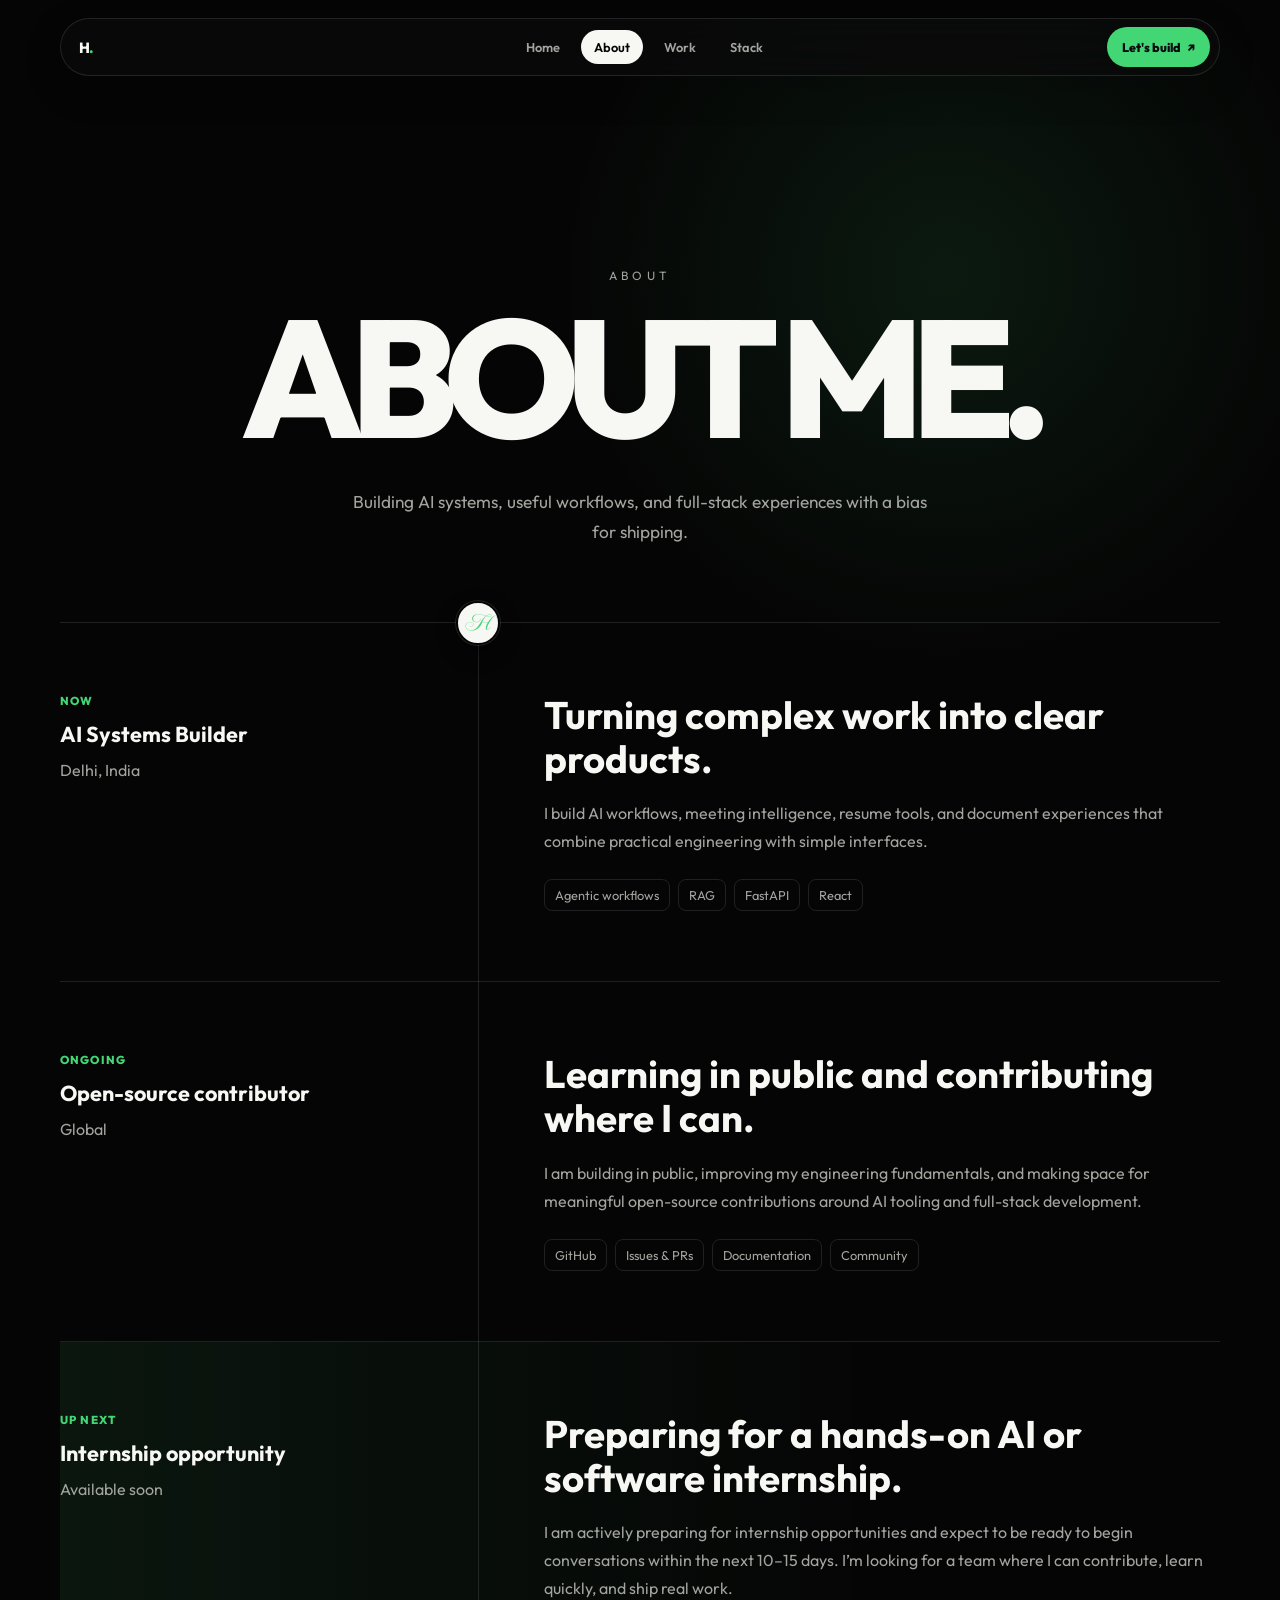
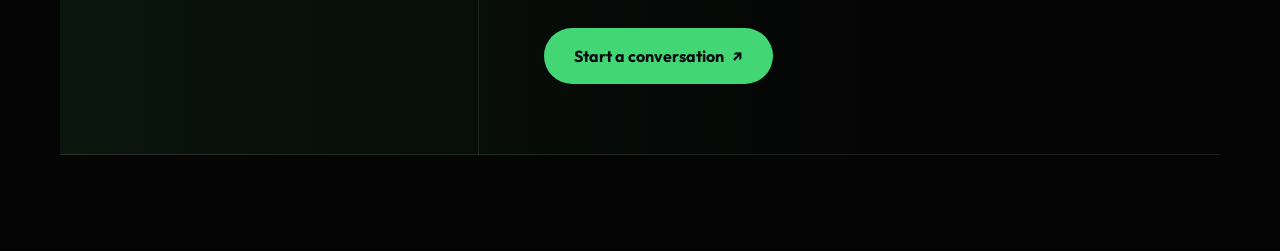
<file: about.html>
<!doctype html>
<html lang="en" data-theme="dark">
  <head>
    <meta charset="UTF-8" />
    <meta name="viewport" content="width=device-width, initial-scale=1.0" />
    <meta name="description" content="About Harsh — AI systems and full-stack developer." />
    <title>About | Harsh</title>
    <link rel="preconnect" href="https://fonts.googleapis.com" />
    <link rel="preconnect" href="https://fonts.gstatic.com" crossorigin />
    <link href="https://fonts.googleapis.com/css2?family=Cormorant+Garamond:ital,wght@1,600;1,700&family=Imperial+Script&family=Outfit:wght@400;500;600;700;800&display=swap" rel="stylesheet" />
    <link rel="stylesheet" href="styles.css" />
    <script>document.documentElement.setAttribute('data-theme', localStorage.getItem('theme') || 'dark');</script>
  </head>
  <body class="subpage-body">
    <nav class="subpage-nav" aria-label="Primary navigation">
      <a class="nav-brand" href="index.html" aria-label="Harsh home">H<span>.</span></a>
      <div class="nav-links"><a href="index.html">Home</a><a class="is-current" href="about.html">About</a><a href="projects.html">Work</a><a href="stack.html">Stack</a></div>
      <a class="nav-cta" href="index.html#ask">Let's build <span aria-hidden="true">↗</span></a>
    </nav>
    <main class="subpage-shell">
      <header class="subpage-hero">
        <p class="label">About</p>
        <h1>ABOUT <span class="display-script">ME.</span></h1>
        <p>Building AI systems, useful workflows, and full-stack experiences with a bias for shipping.</p>
      </header>
      <section class="timeline-section" id="aboutTimeline" aria-label="Background and focus">
        <div class="timeline-track" aria-hidden="true"><span class="timeline-progress"></span><i class="timeline-marker">H</i></div>
        <article class="timeline-entry">
          <aside><p>NOW</p><h2>AI Systems Builder</h2><span>Delhi, India</span></aside>
          <div><h3>Turning complex work into clear products.</h3><p>I build AI workflows, meeting intelligence, resume tools, and document experiences that combine practical engineering with simple interfaces.</p><ul class="page-tags"><li>Agentic workflows</li><li>RAG</li><li>FastAPI</li><li>React</li></ul></div>
        </article>
        <article class="timeline-entry">
          <aside><p>ONGOING</p><h2>Open-source contributor</h2><span>Global</span></aside>
          <div><h3>Learning in public and contributing where I can.</h3><p>I am building in public, improving my engineering fundamentals, and making space for meaningful open-source contributions around AI tooling and full-stack development.</p><ul class="page-tags"><li>GitHub</li><li>Issues & PRs</li><li>Documentation</li><li>Community</li></ul></div>
        </article>
        <article class="timeline-entry timeline-entry--available">
          <aside><p>UP NEXT</p><h2>Internship opportunity</h2><span>Available soon</span></aside>
          <div><h3>Preparing for a hands-on AI or software internship.</h3><p>I am actively preparing for internship opportunities and expect to be ready to begin conversations within the next 10–15 days. I’m looking for a team where I can contribute, learn quickly, and ship real work.</p><a class="primary-link" href="index.html#ask">Start a conversation <span aria-hidden="true">↗</span></a></div>
        </article>
      </section>
    </main>
    <script src="script.js"></script>
  </body>
</html>
</file>
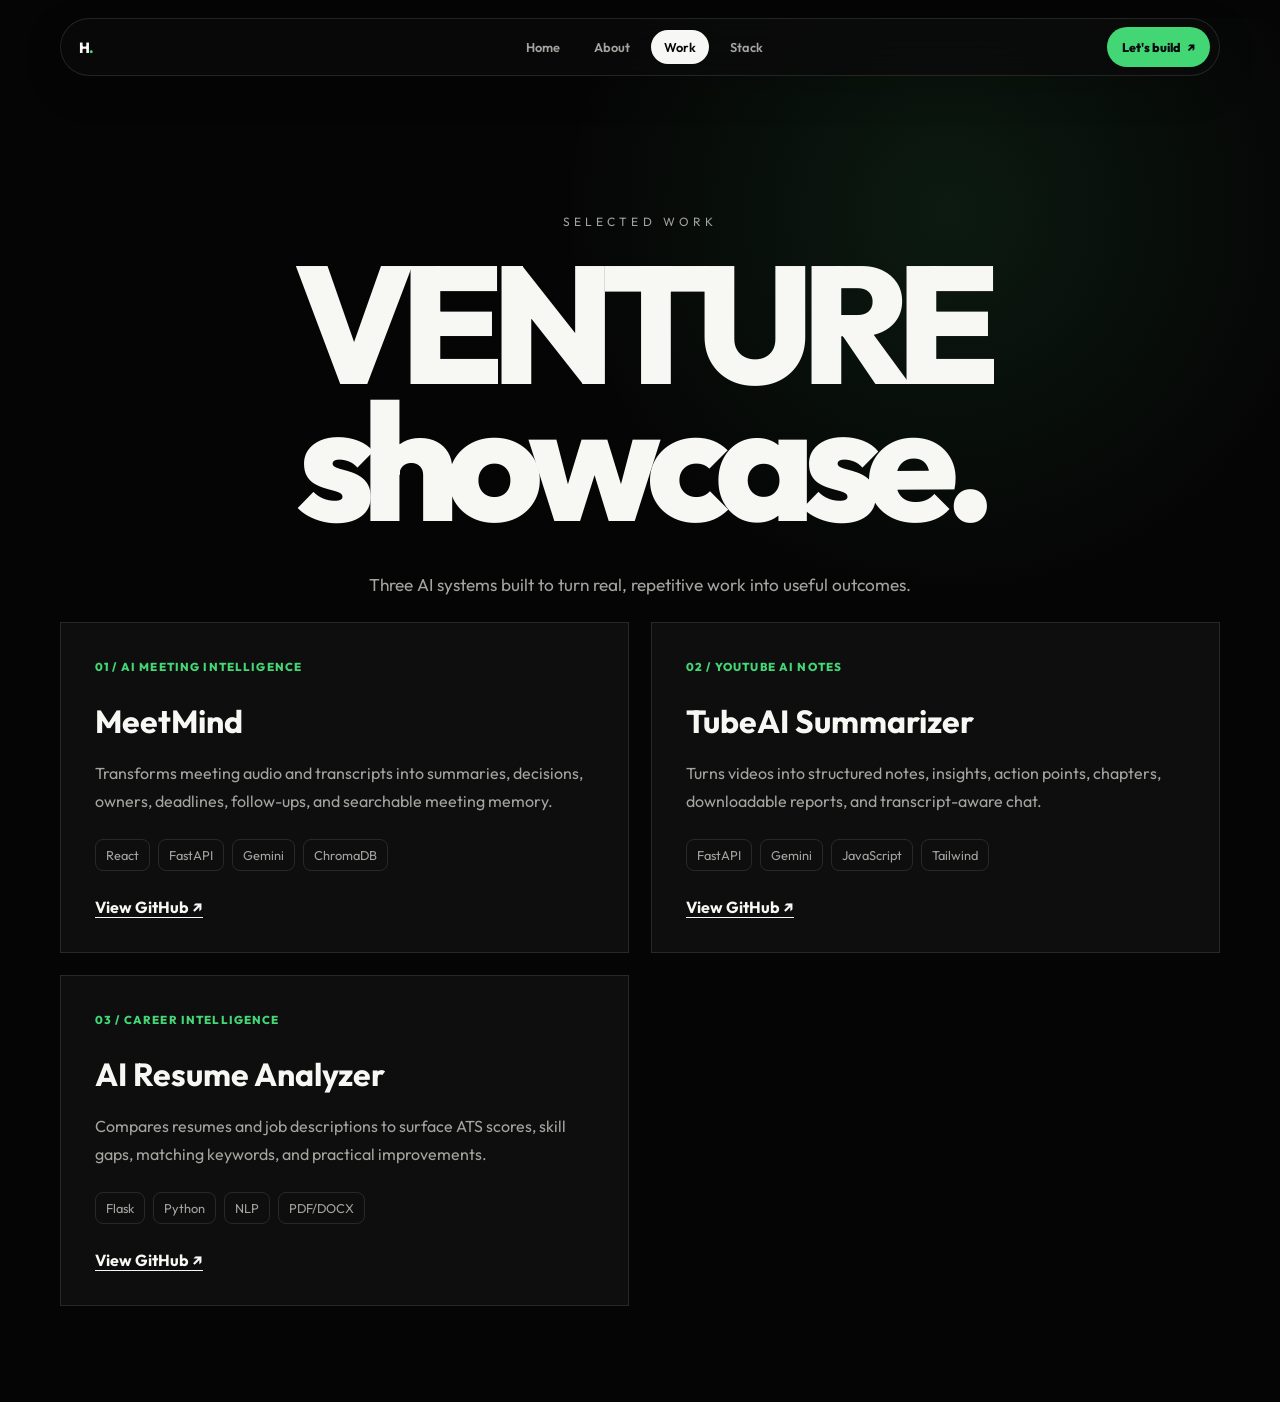
<file: projects.html>
<!doctype html>
<html lang="en" data-theme="dark">
  <head>
    <meta charset="UTF-8" />
    <meta name="viewport" content="width=device-width, initial-scale=1.0" />
    <meta name="description" content="Selected AI and full-stack work by Harsh." />
    <title>Work | Harsh</title>
    <link rel="preconnect" href="https://fonts.googleapis.com" /><link rel="preconnect" href="https://fonts.gstatic.com" crossorigin />
    <link href="https://fonts.googleapis.com/css2?family=Cormorant+Garamond:ital,wght@1,600;1,700&family=Imperial+Script&family=Outfit:wght@400;500;600;700;800&display=swap" rel="stylesheet" />
    <link rel="stylesheet" href="styles.css" /><script>document.documentElement.setAttribute('data-theme', localStorage.getItem('theme') || 'dark');</script>
  </head>
  <body class="subpage-body">
    <nav class="subpage-nav" aria-label="Primary navigation"><a class="nav-brand" href="index.html" aria-label="Harsh home">H<span>.</span></a><div class="nav-links"><a href="index.html">Home</a><a href="about.html">About</a><a class="is-current" href="projects.html">Work</a><a href="stack.html">Stack</a></div><a class="nav-cta" href="index.html#ask">Let's build <span aria-hidden="true">↗</span></a></nav>
    <main class="subpage-shell">
      <header class="subpage-hero"><p class="label">Selected work</p><h1>VENTURE <span class="display-script">showcase.</span></h1><p>Three AI systems built to turn real, repetitive work into useful outcomes.</p></header>
      <section class="work-grid">
        <article class="work-card"><p>01 / AI meeting intelligence</p><h2>MeetMind</h2><p>Transforms meeting audio and transcripts into summaries, decisions, owners, deadlines, follow-ups, and searchable meeting memory.</p><ul class="page-tags"><li>React</li><li>FastAPI</li><li>Gemini</li><li>ChromaDB</li></ul><a href="https://github.com/HarshJNS/MeetMind" target="_blank" rel="noopener noreferrer">View GitHub ↗</a></article>
        <article class="work-card"><p>02 / YouTube AI notes</p><h2>TubeAI Summarizer</h2><p>Turns videos into structured notes, insights, action points, chapters, downloadable reports, and transcript-aware chat.</p><ul class="page-tags"><li>FastAPI</li><li>Gemini</li><li>JavaScript</li><li>Tailwind</li></ul><a href="https://github.com/HarshJNS/yt_summarizer" target="_blank" rel="noopener noreferrer">View GitHub ↗</a></article>
        <article class="work-card"><p>03 / career intelligence</p><h2>AI Resume Analyzer</h2><p>Compares resumes and job descriptions to surface ATS scores, skill gaps, matching keywords, and practical improvements.</p><ul class="page-tags"><li>Flask</li><li>Python</li><li>NLP</li><li>PDF/DOCX</li></ul><a href="https://github.com/HarshJNS/Intelli_resume_analyzer_2" target="_blank" rel="noopener noreferrer">View GitHub ↗</a></article>
      </section>
    </main>
  </body>
</html>
</file>
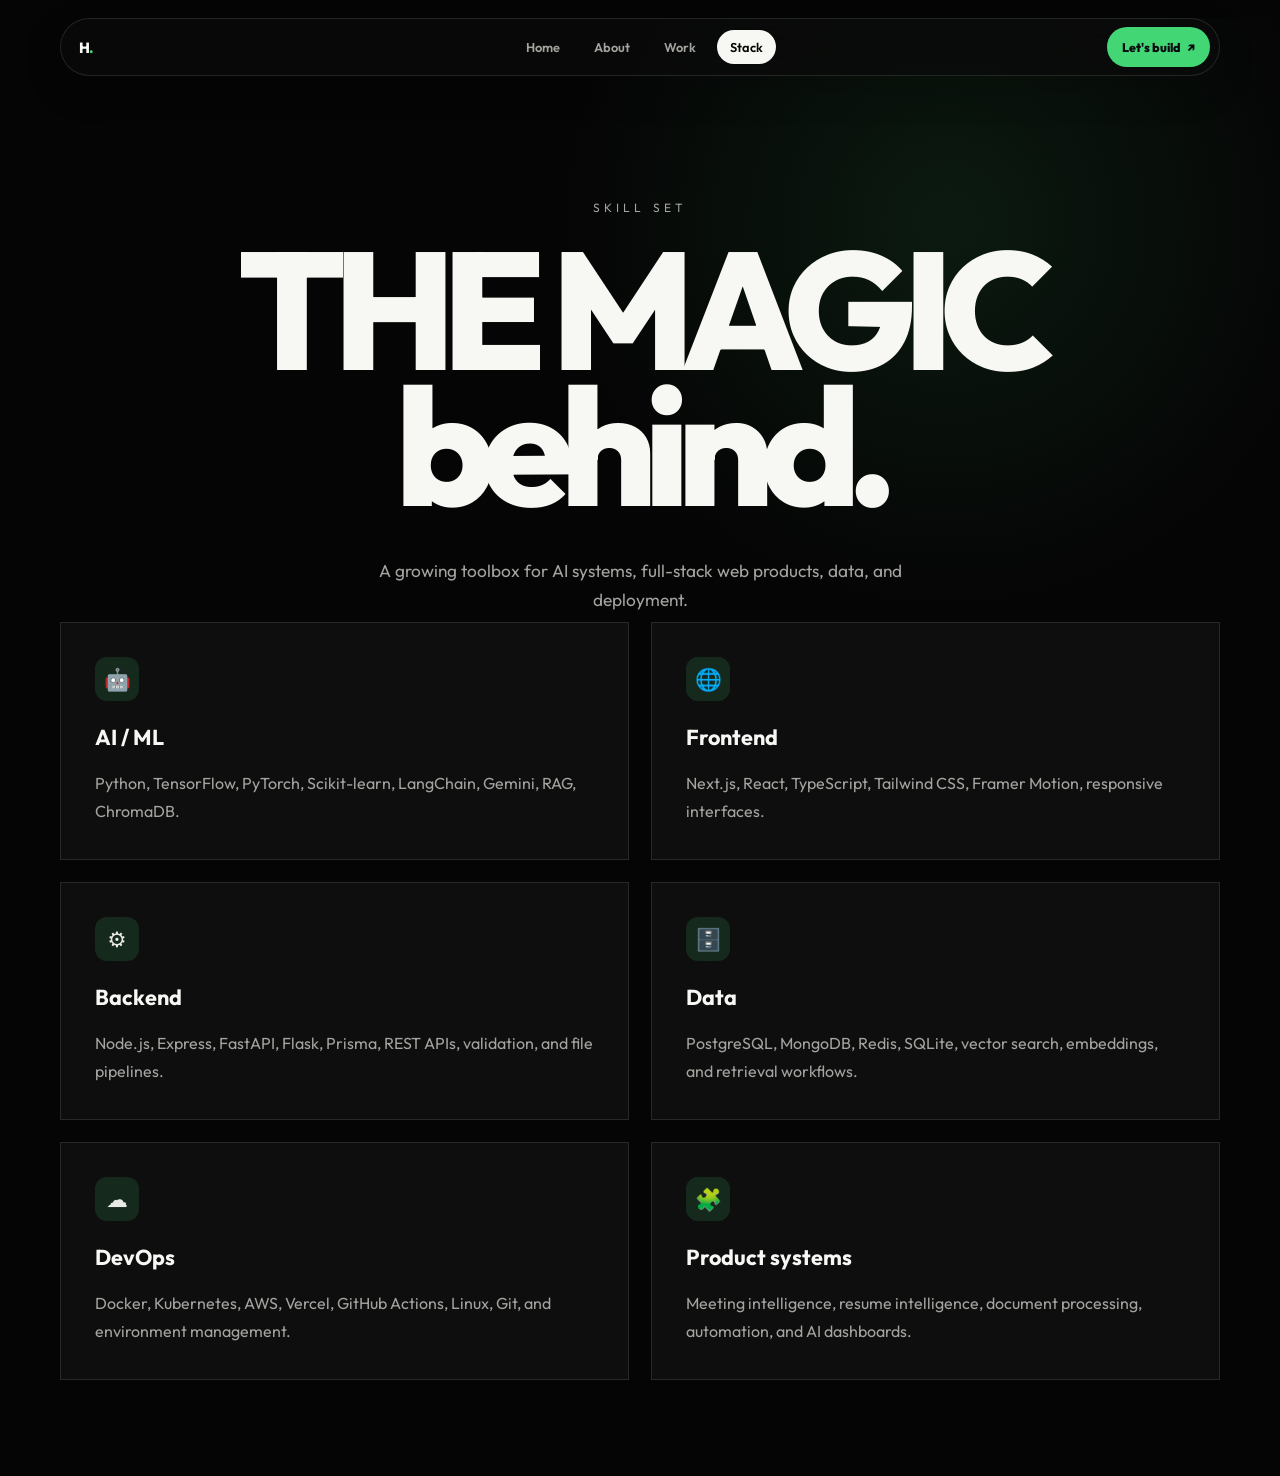
<file: stack.html>
<!doctype html>
<html lang="en" data-theme="dark">
  <head>
    <meta charset="UTF-8" /><meta name="viewport" content="width=device-width, initial-scale=1.0" />
    <meta name="description" content="Harsh's AI, full-stack, data, and cloud technology stack." /><title>Stack | Harsh</title>
    <link rel="preconnect" href="https://fonts.googleapis.com" /><link rel="preconnect" href="https://fonts.gstatic.com" crossorigin />
    <link href="https://fonts.googleapis.com/css2?family=Cormorant+Garamond:ital,wght@1,600;1,700&family=Imperial+Script&family=Outfit:wght@400;500;600;700;800&display=swap" rel="stylesheet" />
    <link rel="stylesheet" href="styles.css" /><script>document.documentElement.setAttribute('data-theme', localStorage.getItem('theme') || 'dark');</script>
  </head>
  <body class="subpage-body">
    <nav class="subpage-nav" aria-label="Primary navigation"><a class="nav-brand" href="index.html" aria-label="Harsh home">H<span>.</span></a><div class="nav-links"><a href="index.html">Home</a><a href="about.html">About</a><a href="projects.html">Work</a><a class="is-current" href="stack.html">Stack</a></div><a class="nav-cta" href="index.html#ask">Let's build <span aria-hidden="true">↗</span></a></nav>
    <main class="subpage-shell">
      <header class="subpage-hero"><p class="label">Skill set</p><h1>THE MAGIC <span class="display-script">behind.</span></h1><p>A growing toolbox for AI systems, full-stack web products, data, and deployment.</p></header>
      <section class="stack-grid">
        <article><span>🤖</span><h2>AI / ML</h2><p>Python, TensorFlow, PyTorch, Scikit-learn, LangChain, Gemini, RAG, ChromaDB.</p></article><article><span>🌐</span><h2>Frontend</h2><p>Next.js, React, TypeScript, Tailwind CSS, Framer Motion, responsive interfaces.</p></article><article><span>⚙️</span><h2>Backend</h2><p>Node.js, Express, FastAPI, Flask, Prisma, REST APIs, validation, and file pipelines.</p></article><article><span>🗄️</span><h2>Data</h2><p>PostgreSQL, MongoDB, Redis, SQLite, vector search, embeddings, and retrieval workflows.</p></article><article><span>☁️</span><h2>DevOps</h2><p>Docker, Kubernetes, AWS, Vercel, GitHub Actions, Linux, Git, and environment management.</p></article><article><span>🧩</span><h2>Product systems</h2><p>Meeting intelligence, resume intelligence, document processing, automation, and AI dashboards.</p></article>
      </section>
    </main>
  </body>
</html>
</file>
<file: styles.css>
:root {
  /* Default variables (fallback) */
  --bg: #f7f7f5;
  --text: #1a1a1a;
  --muted: #676767;
  --soft: #919191;
  --line: #deded9;
  --ink: #111111;
  --blue: #deebff;
  --green: #dff6df;
  --green-strong: #bfe9c7;
  --peach: #ffe7d7;
  
  --bg-glow: radial-gradient(circle at 50% 0%, rgba(191, 233, 199, 0.42), transparent 34rem);
  --bg-grid-color: rgba(51, 94, 65, 0.035);
  --card-bg: rgba(255, 255, 255, 0.54);
  --project-bg: rgba(255, 255, 255, 0.62);
  --header-bg: rgba(255, 255, 255, 0.44);
  --accent-color: #168f4b;
  --border-glow: rgba(22, 143, 75, 0.17);
  --shadow-color: rgba(22, 143, 75, 0.18);
  --text-outline: rgba(7, 18, 38, 0.68);
  --text-outline-soft: rgba(7, 18, 38, 0.12);
  --btn-hover: #0c6f37;
  --inner-visual-bg: #ffffff;
  --kicker-color: #287749;

  --gradient-1-start: rgba(223, 246, 223, 0.72);
  --gradient-1-end: rgba(255, 255, 255, 0.48);
  --gradient-2-start: rgba(222, 235, 255, 0.62);
  --gradient-2-end: rgba(255, 255, 255, 0.48);
  --gradient-3-start: rgba(255, 227, 207, 0.62);
  --gradient-3-end: rgba(255, 255, 255, 0.46);
  
  --cursor-ring-color: rgba(22, 143, 75, 0.4);
  --cursor-dot-color: #168f4b;
}

:root[data-theme="light"] {
  --bg: #f7f7f5;
  --text: #1a1a1a;
  --muted: #676767;
  --soft: #919191;
  --line: #deded9;
  --ink: #111111;
  --blue: #deebff;
  --green: #dff6df;
  --green-strong: #bfe9c7;
  --peach: #ffe7d7;
  
  --bg-glow: radial-gradient(circle at 50% 0%, rgba(191, 233, 199, 0.42), transparent 34rem);
  --bg-grid-color: rgba(51, 94, 65, 0.035);
  --card-bg: rgba(255, 255, 255, 0.54);
  --project-bg: rgba(255, 255, 255, 0.62);
  --header-bg: rgba(255, 255, 255, 0.44);
  --accent-color: #168f4b;
  --border-glow: rgba(22, 143, 75, 0.17);
  --shadow-color: rgba(22, 143, 75, 0.18);
  --text-outline: rgba(7, 18, 38, 0.68);
  --text-outline-soft: rgba(7, 18, 38, 0.12);
  --btn-hover: #0c6f37;
  --inner-visual-bg: #ffffff;
  --kicker-color: #287749;

  --gradient-1-start: rgba(223, 246, 223, 0.72);
  --gradient-1-end: rgba(255, 255, 255, 0.48);
  --gradient-2-start: rgba(222, 235, 255, 0.62);
  --gradient-2-end: rgba(255, 255, 255, 0.48);
  --gradient-3-start: rgba(255, 227, 207, 0.62);
  --gradient-3-end: rgba(255, 255, 255, 0.46);
  
  --cursor-ring-color: rgba(22, 143, 75, 0.4);
  --cursor-dot-color: #168f4b;
}

:root[data-theme="dark"] {
  --bg: #050505;
  --text: #e9e9e6;
  --muted: #a3a39f;
  --soft: #70706c;
  --line: rgba(255, 255, 255, 0.11);
  --ink: #f7f7f4;
  --blue: #141414;
  --green: #102317;
  --green-strong: #43d675;
  --peach: #211811;

  --bg-glow:
    radial-gradient(circle at 50% -10%, rgba(200, 255, 90, 0.12), transparent 32rem),
    radial-gradient(circle at 84% 18%, rgba(113, 93, 255, 0.09), transparent 24rem);
  --bg-grid-color: rgba(255, 255, 255, 0.035);
  --card-bg: rgba(18, 18, 18, 0.76);
  --project-bg: rgba(14, 14, 14, 0.72);
  --header-bg: rgba(10, 10, 10, 0.7);
  --accent-color: #43d675;
  --border-glow: rgba(67, 214, 117, 0.2);
  --shadow-color: rgba(67, 214, 117, 0.18);
  --text-outline: rgba(245, 247, 250, 0.17);
  --text-outline-soft: rgba(245, 247, 250, 0.07);
  --btn-hover: #7af09f;
  --inner-visual-bg: #111111;
  --kicker-color: #7af09f;

  --gradient-1-start: rgba(31, 40, 25, 0.86);
  --gradient-1-end: rgba(17, 21, 29, 0.78);
  --gradient-2-start: rgba(28, 31, 50, 0.86);
  --gradient-2-end: rgba(17, 21, 29, 0.78);
  --gradient-3-start: rgba(47, 35, 22, 0.82);
  --gradient-3-end: rgba(17, 21, 29, 0.78);
}

* {
  box-sizing: border-box;
  margin: 0;
  padding: 0;
}

html {
  scroll-behavior: smooth;
  background: var(--bg);
}

body {
  min-height: 100vh;
  background: var(--bg);
  color: var(--text);
  font-family: Outfit, ui-sans-serif, system-ui, -apple-system, BlinkMacSystemFont, "Segoe UI", sans-serif;
  overflow-x: hidden;
  transition: background-color 0.4s ease, color 0.4s ease, border-color 0.4s ease;
}

.interactive-dots {
  position: fixed;
  inset: 0;
  z-index: 0;
  width: 100%;
  height: 100%;
  pointer-events: none;
}

a,
button,
input {
  font: inherit;
}

a {
  color: inherit;
  text-decoration: none;
}

::selection {
  background: var(--accent-color);
  color: #090b10;
}

:focus-visible {
  outline: 2px solid var(--accent-color);
  outline-offset: 4px;
}

button {
  cursor: pointer;
}

.site-shell {
  position: relative;
  z-index: 1;
  width: min(1240px, calc(100% - 40px));
  margin: 0 auto;
}

.side-dock {
  position: fixed;
  top: 22px;
  left: 24px;
  z-index: 90;
  display: flex;
  flex-direction: column;
  align-items: stretch;
  width: 174px;
  padding: 6px 0;
  border: 0;
  background: transparent;
  opacity: 0;
  pointer-events: none;
  transform: translateX(calc(-100% - 30px));
  transition: transform 320ms cubic-bezier(0.16, 1, 0.3, 1), opacity 180ms ease;
}

.side-dock.is-open {
  opacity: 1;
  pointer-events: auto;
  transform: translateX(0);
}

.command-dock-toggle {
  position: fixed;
  top: 20px;
  right: 20px;
  z-index: 1001;
  display: grid;
  width: 46px;
  height: 46px;
  place-items: center;
  border: 1px solid var(--line);
  border-radius: 16px;
  background: var(--header-bg);
  box-shadow: 0 8px 28px rgba(0, 0, 0, 0.14);
  color: var(--ink);
  font-family: Outfit, sans-serif;
  font-size: 1.45rem;
  line-height: 1;
  backdrop-filter: blur(14px) saturate(150%);
  -webkit-backdrop-filter: blur(14px) saturate(150%);
  transition: transform 180ms ease, border-color 180ms ease, background 180ms ease;
}

.command-dock-toggle:hover,
.command-dock-toggle[aria-expanded="true"] {
  border-color: var(--accent-color);
  background: color-mix(in srgb, var(--accent-color) 12%, var(--header-bg));
  transform: translateY(-2px);
}

.command-overlay {
  position: fixed;
  inset: 0;
  z-index: 1000;
  display: grid;
  place-items: center;
  padding: 24px;
  background: rgba(0, 0, 0, 0.46);
  backdrop-filter: blur(8px);
  -webkit-backdrop-filter: blur(8px);
  opacity: 0;
  pointer-events: none;
  transition: opacity 180ms ease, visibility 180ms ease;
  visibility: hidden;
}

.command-overlay.is-open {
  opacity: 1;
  pointer-events: auto;
  visibility: visible;
}

.command-palette {
  width: min(100%, 620px);
  overflow: hidden;
  border: 1px solid var(--line);
  border-radius: 20px;
  background: color-mix(in srgb, var(--inner-visual-bg) 94%, transparent);
  box-shadow: 0 32px 90px rgba(0, 0, 0, 0.48);
  transform: translateY(14px) scale(0.98);
  transition: transform 220ms cubic-bezier(0.16, 1, 0.3, 1);
}

.command-overlay.is-open .command-palette {
  transform: translateY(0) scale(1);
}

.command-search {
  display: grid;
  grid-template-columns: auto 1fr auto;
  align-items: center;
  gap: 12px;
  min-height: 66px;
  padding: 0 18px;
  border-bottom: 1px solid var(--line);
  color: var(--soft);
}

.command-search > span {
  font-size: 1.7rem;
  line-height: 1;
  transform: rotate(-20deg);
}

.command-search input {
  width: 100%;
  border: 0;
  outline: 0;
  background: transparent;
  color: var(--ink);
  font: inherit;
  font-size: 1rem;
}

.command-search input::placeholder {
  color: var(--soft);
}

.command-search kbd {
  padding: 5px 8px;
  border: 1px solid var(--line);
  border-radius: 6px;
  color: var(--soft);
  font-size: 0.68rem;
  font-family: Outfit, sans-serif;
}

.command-label {
  margin: 18px 18px 9px;
  color: var(--soft);
  font-size: 0.63rem;
  font-weight: 800;
  letter-spacing: 0.16em;
  text-transform: uppercase;
}

.command-list {
  display: grid;
  gap: 3px;
  max-height: 364px;
  padding: 0 10px 14px;
  overflow: auto;
}

.command-item {
  display: grid;
  grid-template-columns: 34px 1fr auto;
  align-items: center;
  gap: 12px;
  min-height: 58px;
  padding: 9px 12px;
  border-radius: 11px;
  color: var(--text);
  transition: background 140ms ease, color 140ms ease;
}

.command-item:hover,
.command-item.is-active {
  background: color-mix(in srgb, var(--accent-color) 12%, var(--card-bg));
}

.command-item > span {
  display: grid;
  width: 30px;
  height: 30px;
  place-items: center;
  border: 1px solid var(--line);
  border-radius: 8px;
  color: var(--accent-color);
  font-size: 0.9rem;
}

.command-item b {
  color: var(--ink);
  font-size: 0.9rem;
  font-weight: 600;
}

.command-item small {
  display: block;
  margin-top: 2px;
  color: var(--muted);
  font-size: 0.73rem;
  font-weight: 400;
}

.command-item em {
  color: var(--soft);
  font-size: 0.9rem;
  font-style: normal;
}

.command-footer {
  display: flex;
  flex-wrap: wrap;
  justify-content: flex-end;
  gap: 14px;
  padding: 12px 18px;
  border-top: 1px solid var(--line);
  color: var(--soft);
  font-size: 0.66rem;
}

.side-dock a {
  display: flex;
  align-items: center;
  gap: 8px;
  min-height: 32px;
  padding: 6px 8px;
  border-radius: 8px;
  color: var(--muted);
  font-size: 0.66rem;
  font-weight: 600;
  letter-spacing: 0.02em;
  transition: background 180ms ease, color 180ms ease, transform 180ms ease;
}

.side-dock a:hover {
  background: color-mix(in srgb, var(--accent-color) 14%, transparent);
  color: var(--ink);
  transform: translateX(2px);
}

.dock-monogram {
  flex: 0 0 44px;
  justify-content: flex-start;
  min-height: 42px !important;
  padding: 0 !important;
  color: var(--ink) !important;
  font-family: "Imperial Script", cursive;
  font-size: 2rem !important;
  line-height: 1;
}

.dock-header {
  display: flex;
  align-items: center;
  gap: 10px;
}

.dock-role {
  display: grid;
  gap: 4px;
  padding-left: 11px;
  border-left: 1px solid var(--line);
  text-transform: uppercase;
}

.dock-role b,
.dock-role small {
  display: block;
  font-size: 0.53rem;
  font-weight: 700;
  letter-spacing: 0.18em;
  line-height: 1;
  white-space: nowrap;
}

.dock-role b {
  color: var(--muted);
}

.dock-role small {
  color: var(--accent-color);
  font-size: 0.5rem;
}

.dock-monogram span {
  color: var(--accent-color);
  font-family: Outfit, sans-serif;
  font-size: 1rem;
  font-weight: 800;
}

.dock-divider {
  height: 1px;
  width: 100%;
  margin: 10px 0 7px;
  background: var(--line);
}

.side-dock b {
  color: var(--soft);
  font-size: 0.58rem;
  font-weight: 700;
}

.dock-availability {
  margin-top: 5px;
  color: var(--ink) !important;
}

.dock-availability i {
  width: 7px;
  height: 7px;
  border-radius: 50%;
  background: var(--accent-color);
  box-shadow: 0 0 0 4px color-mix(in srgb, var(--accent-color) 14%, transparent);
}

.site-nav {
  position: fixed;
  top: 18px;
  left: 50%;
  z-index: 100;
  display: grid;
  grid-template-columns: 1fr auto 1fr;
  align-items: center;
  width: min(920px, calc(100% - 40px));
  min-height: 56px;
  padding: 7px 9px 7px 18px;
  border: 1px solid var(--line);
  border-radius: 999px;
  background: var(--header-bg);
  box-shadow: 0 12px 40px rgba(0, 0, 0, 0.16);
  transform: translateX(-50%);
  backdrop-filter: blur(16px);
  -webkit-backdrop-filter: blur(16px);
}

.nav-brand {
  width: fit-content;
  color: var(--ink);
  font-size: 0.92rem;
  font-weight: 800;
  letter-spacing: -0.08em;
}

.nav-brand span {
  color: var(--accent-color);
}

.nav-links {
  display: flex;
  align-items: center;
  gap: 28px;
}

.nav-links a {
  display: inline-flex;
  align-items: center;
  min-height: 34px;
  padding: 0 11px;
  border-radius: 999px;
  color: var(--muted);
  font-size: 0.8rem;
  font-weight: 600;
  transition: color 180ms ease, background 180ms ease;
}

.nav-links a:hover {
  color: var(--ink);
  background: color-mix(in srgb, var(--ink) 8%, transparent);
}

.nav-links a.is-current {
  background: var(--ink);
  color: var(--bg);
}

.nav-cta {
  justify-self: end;
  display: inline-flex;
  align-items: center;
  gap: 6px;
  min-height: 40px;
  padding: 0 15px;
  border-radius: 999px;
  background: var(--accent-color);
  color: #090b10;
  font-size: 0.78rem;
  font-weight: 800;
  transition: transform 180ms ease, background 180ms ease;
}

.nav-cta:hover {
  background: var(--btn-hover);
  transform: translateY(-1px);
}

.hero {
  position: relative;
  min-height: 100svh;
  display: flex;
  flex-direction: column;
  align-items: center;
  justify-content: center;
  text-align: center;
  padding: 148px 0 106px;
}

.meta-line {
  min-height: 40px;
  display: inline-flex;
  align-items: center;
  gap: 9px;
  padding: 7px 13px 7px 9px;
  border: 1px solid var(--border-glow);
  border-radius: 999px;
  background: var(--header-bg);
  color: var(--muted);
  font-size: 0.88rem;
  line-height: 1.5;
  margin-bottom: 24px;
}

.meta-icon {
  width: 24px;
  height: 24px;
  display: grid;
  place-items: center;
  border-radius: 50%;
  background: var(--green);
  color: var(--accent-color);
  font-size: 1rem;
  line-height: 1;
}

.name-mark {
  position: relative;
  display: inline-grid;
  justify-items: center;
  margin-top: clamp(96px, 16vh, 154px);
  margin-bottom: 42px;
  color: var(--ink);
  line-height: 0.84;
}

.first-name {
  position: relative;
  z-index: 2;
  display: inline-flex;
  align-items: baseline;
  justify-content: center;
  gap: 0;
  font-size: clamp(4.8rem, 13.8vw, 9.6rem);
  font-weight: 700;
  letter-spacing: -0.06em;
  text-transform: none;
}

.last-name {
  position: relative;
  display: inline-flex;
  align-items: flex-end;
  justify-content: center;
  z-index: 1;
  justify-self: end;
  margin-top: -0.16em;
  margin-right: 0.02em;
  margin-left: 0;
  color: var(--ink);
  isolation: isolate;
}

.last-name::after {
  content: "";
  position: absolute;
  right: 0.04em;
  bottom: -0.06em;
  width: 62%;
  height: 2px;
  background: linear-gradient(90deg, transparent, var(--accent-glow, rgba(16, 136, 59, 0.5)), transparent);
  transform: rotate(-2deg);
}

.calligraphy-h {
  display: inline-block;
  margin: 0 -0.13em 0 -0.02em;
  color: var(--accent-color);
  font-family: "Imperial Script", cursive;
  font-size: clamp(7.15rem, 18.6vw, 12.8rem);
  font-weight: 400;
  line-height: 0.5;
  letter-spacing: 0;
  text-shadow:
    -1px 0 0 var(--text-outline),
    3px 3px 0 var(--shadow-color);
  transform: translateY(0.16em) rotate(-8deg);
}

.last-name span {
  display: inline-block;
  color: var(--ink);
  font-family: "Cormorant Garamond", Georgia, serif;
  font-size: clamp(4.08rem, 10.4vw, 6.8rem);
  font-style: italic;
  font-weight: 600;
  letter-spacing: -0.018em;
  text-shadow:
    1px 1px 0 var(--shadow-color),
    -1px 0 0 var(--text-outline-soft);
  transform: translateY(0);
}

.hero-intro {
  display: flex;
  flex-direction: column;
  align-items: center;
  gap: 14px;
  margin-bottom: 34px;
  max-width: 800px;
}

.intro-kicker {
  color: var(--ink);
  font-size: 0.76rem;
  font-weight: 600;
  letter-spacing: 0.28em;
  text-transform: uppercase;
  line-height: 1.4;
  text-align: center;
}

.intro-title {
  color: var(--accent-color);
  font-family: "Cormorant Garamond", Georgia, serif;
  font-size: clamp(2.1rem, 4.4vw, 3.4rem);
  font-style: italic;
  font-weight: 600;
  letter-spacing: -0.015em;
  line-height: 1.1;
  text-align: center;
}

.hero-corners {
  position: absolute;
  right: 0;
  bottom: 34px;
  left: 0;
  display: flex;
  justify-content: space-between;
  color: var(--muted);
  font-size: 0.68rem;
  font-weight: 600;
  letter-spacing: 0.12em;
  line-height: 1.65;
  text-align: left;
  text-transform: uppercase;
}

.hero-corners p:last-child {
  text-align: right;
}

.hero-corners span {
  color: var(--accent-color);
  font-size: 0.55rem;
}

.hero-corners em {
  color: var(--soft);
  font-style: normal;
}

.hero-context {
  display: flex;
  flex-wrap: wrap;
  justify-content: center;
  gap: 9px;
  margin-top: 15px;
  color: var(--soft);
  font-size: 0.76rem;
  font-weight: 700;
  letter-spacing: 0.08em;
  text-transform: uppercase;
}

.hero-context span {
  color: var(--accent-color);
}

.hero-actions {
  display: flex;
  flex-wrap: wrap;
  justify-content: center;
  gap: 12px;
  margin-top: 38px;
}

.primary-link {
  display: inline-flex;
  align-items: center;
  justify-content: center;
  min-height: 56px;
  padding: 0 30px;
  border-radius: 999px;
  background: var(--accent-color);
  color: #090b10;
  font-weight: 700;
  transition: transform 180ms ease, background 180ms ease;
}

.primary-link:hover {
  transform: translateY(-2px);
  background: var(--btn-hover);
}

.primary-link span,
.secondary-link span {
  margin-left: 8px;
  transition: transform 180ms ease;
}

.primary-link:hover span {
  transform: translateY(2px);
}

.secondary-link {
  display: inline-flex;
  align-items: center;
  justify-content: center;
  min-height: 56px;
  padding: 0 22px;
  border: 1px solid var(--line);
  border-radius: 999px;
  color: var(--ink);
  font-weight: 700;
  transition: border-color 180ms ease, background 180ms ease;
}

.secondary-link:hover {
  border-color: var(--accent-color);
  background: rgba(200, 255, 90, 0.07);
}

.secondary-link:hover span {
  transform: translate(2px, -2px);
}

.top-links {
  display: grid;
  grid-template-columns: repeat(4, 1fr);
  gap: 0;
  border-block: 1px solid var(--line);
}

.top-links a {
  min-height: 112px;
  display: grid;
  align-content: center;
  gap: 10px;
  padding: 22px 32px;
  color: var(--text);
  border-right: 1px solid var(--line);
}

.top-links strong {
  color: var(--ink);
  font-size: clamp(1.25rem, 2.4vw, 1.95rem);
  font-weight: 500;
  line-height: 1.05;
}

.top-links span {
  color: var(--muted);
  font-size: 0.92rem;
  line-height: 1.35;
  overflow-wrap: anywhere;
}

.top-links a:last-child {
  border-right: 0;
}

.top-links a:hover {
  background: var(--green);
}

.section {
  padding: 72px 0;
  border-bottom: 1px solid var(--line);
}

.label {
  margin-bottom: 34px;
  color: var(--muted);
  font-size: 0.75rem;
  letter-spacing: 0.34em;
  text-transform: uppercase;
}

.lead {
  max-width: 820px;
  color: var(--text);
  font-size: clamp(1.25rem, 2.8vw, 2rem);
  line-height: 1.35;
}

.lead strong {
  color: var(--ink);
}

/* Availability / Global Presence Card */
.availability-card {
  display: grid;
  grid-template-columns: 1.4fr 1fr;
  gap: 40px;
  padding: 44px;
  border: 1px solid var(--line);
  background: var(--project-bg);
  align-items: center;
  margin-top: 46px;
  border-radius: 24px;
}

.availability-left {
  display: flex;
  flex-direction: column;
  gap: 20px;
}

.availability-right {
  display: flex;
  flex-direction: column;
  justify-content: space-between;
  height: 100%;
  min-height: 280px;
  gap: 32px;
}

.availability-kicker {
  color: var(--accent-color);
  font-size: 0.72rem;
  font-weight: 800;
  letter-spacing: 0.1em;
  text-transform: uppercase;
  margin-bottom: 6px;
}

.availability-title {
  color: var(--ink);
  font-size: clamp(1.6rem, 3.2vw, 2.6rem);
  font-weight: 800;
  line-height: 1.15;
  letter-spacing: -0.03em;
}

.availability-globe {
  position: relative;
  display: flex;
  align-items: center;
  justify-content: center;
  width: 100%;
  aspect-ratio: 1.2 / 1;
  max-height: 280px;
  border-radius: 16px;
  background: color-mix(in srgb, var(--inner-visual-bg) 95%, transparent);
  border: 1px solid var(--line);
  overflow: hidden;
}

#globe-container {
  width: 100%;
  height: 100%;
  position: relative;
}

.timezone-pills {
  display: flex;
  flex-direction: column;
  gap: 12px;
}

.tz-pill {
  display: flex;
  align-items: center;
  justify-content: space-between;
  width: 100%;
  padding: 14px 20px;
  border: 1px solid var(--line);
  border-radius: 14px;
  background: color-mix(in srgb, var(--card-bg) 84%, transparent);
  color: var(--text);
  font-size: 0.88rem;
  font-weight: 600;
  text-align: left;
  cursor: pointer;
  transition: all 180ms cubic-bezier(0.16, 1, 0.3, 1);
}

.tz-pill:hover {
  border-color: var(--accent-color);
  background: color-mix(in srgb, var(--accent-color) 6%, var(--card-bg));
  transform: translateY(-1px);
}

.tz-pill.is-active {
  border-color: var(--accent-color);
  background: color-mix(in srgb, var(--accent-color) 12%, var(--card-bg));
  box-shadow: 0 0 16px color-mix(in srgb, var(--accent-color) 10%, transparent);
  color: var(--ink);
}

.tz-time {
  font-family: ui-monospace, monospace;
  font-size: 0.8rem;
  opacity: 0.75;
  font-weight: 500;
}

.remote-status {
  display: flex;
  align-items: center;
  gap: 12px;
  margin-top: auto;
  padding-top: 16px;
  border-top: 1px solid var(--line);
}

.location-pin {
  color: var(--accent-color);
  flex-shrink: 0;
}

.remote-text {
  display: flex;
  flex-direction: column;
}

.remote-label {
  color: var(--muted);
  font-size: 0.65rem;
  font-weight: 800;
  letter-spacing: 0.08em;
  text-transform: uppercase;
}

.remote-country {
  color: var(--ink);
  font-size: 1.1rem;
  font-weight: 700;
}

.statement {
  max-width: 900px;
  color: var(--text);
  font-size: clamp(1.85rem, 5vw, 3.35rem);
  line-height: 1.22;
}

.skill-statement,
.projects-statement {
  max-width: 1080px;
  font-size: clamp(2.55rem, 5.1vw, 5.15rem);
}

.section-support {
  max-width: 620px;
  margin-top: 22px;
  color: var(--muted);
  font-size: 1rem;
  line-height: 1.7;
}

.skill-showcase {
  display: flex;
  min-height: auto;
  flex-direction: column;
  align-items: center;
  justify-content: center;
  overflow: hidden;
  padding-block: clamp(100px, 11vw, 150px);
  text-align: center;
}

.skill-showcase .label {
  margin-bottom: 16px;
}

.skill-showcase .skill-statement {
  max-width: none;
  font-size: clamp(3rem, 6.1vw, 6.3rem);
  line-height: 0.98;
}

.skill-showcase .display-script {
  color: var(--accent-color);
  font-size: 1.08em;
}

.skill-flower {
  position: relative;
  width: min(390px, 82vw);
  aspect-ratio: 1 / 1;
  overflow: hidden;
  margin: 48px auto 16px;
}

.skill-flower::before {
  position: absolute;
  right: 6%;
  bottom: -8px;
  left: 6%;
  height: 36px;
  border-radius: 50%;
  background: color-mix(in srgb, var(--accent-color) 45%, transparent);
  box-shadow: 0 0 60px 24px color-mix(in srgb, var(--accent-color) 42%, transparent), 0 24px 48px rgba(0, 0, 0, 0.95);
  content: "";
  filter: blur(16px);
  z-index: 0;
}

.skill-flower::after {
  position: absolute;
  bottom: -1px;
  left: -1px;
  right: -1px;
  height: 55%;
  background: linear-gradient(to bottom, transparent 0%, color-mix(in srgb, var(--bg) 35%, transparent) 30%, color-mix(in srgb, var(--bg) 85%, transparent) 75%, var(--bg) 100%);
  z-index: 2;
  content: "";
  pointer-events: none;
}

.skill-flower img {
  position: absolute;
  top: 0;
  left: 0;
  z-index: 1;
  width: 100%;
  height: auto;
  display: block;
  filter: drop-shadow(0 20px 24px rgba(0, 0, 0, 0.82)) drop-shadow(0 0 28px color-mix(in srgb, var(--accent-color) 20%, transparent));
}

.skill-showcase .section-support {
  display: none;
}

.skill-pills {
  display: flex;
  max-width: 910px;
  flex-wrap: wrap;
  justify-content: center;
  gap: 10px;
  margin-top: 32px;
  padding: 0;
  list-style: none;
}

.skill-pills li {
  display: inline-flex;
  align-items: center;
  min-height: 36px;
  gap: 8px;
  padding: 7px 13px 7px 8px;
  border: 1px solid var(--line);
  border-radius: 10px;
  background: color-mix(in srgb, var(--card-bg) 84%, transparent);
  box-shadow: inset 0 1px 0 color-mix(in srgb, var(--ink) 7%, transparent);
  color: var(--text);
  font-size: 0.84rem;
  font-weight: 600;
  letter-spacing: 0.01em;
  transition: transform 180ms ease, border-color 180ms ease, color 180ms ease;
}

.tech-icon {
  display: block;
  width: 20px;
  height: 20px;
  flex: 0 0 20px;
}

.tech-icon--aws {
  overflow: visible;
}

.skill-pills li:hover {
  border-color: var(--accent-color);
  color: var(--ink);
  transform: translateY(-2px);
}

mark {
  background: linear-gradient(180deg, transparent 48%, var(--green-strong) 48%);
  color: inherit;
}

.skill-list {
  display: grid;
  grid-template-columns: repeat(2, minmax(0, 1fr));
  gap: 24px;
  margin-top: 66px;
}

.skill-list article {
  position: relative;
  min-height: 218px;
  padding: 32px;
  border: 1px solid var(--line);
  background: var(--card-bg);
}

.skill-list article:nth-child(1) {
  background: linear-gradient(135deg, var(--gradient-1-start), var(--gradient-1-end));
}

.skill-list article:nth-child(2) {
  background: linear-gradient(135deg, var(--gradient-2-start), var(--gradient-2-end));
}

.skill-list article:nth-child(3) {
  background: linear-gradient(135deg, var(--gradient-3-start), var(--gradient-3-end));
}

.skill-list span {
  display: inline-flex;
  margin-bottom: 34px;
  color: var(--soft);
  font-size: 0.85rem;
}

.skill-list p,
.project p,
.ask-card,
.profile-strip {
  color: var(--muted);
  line-height: 1.62;
}

.skill-list p {
  margin-top: 12px;
}

.project-list {
  display: grid;
  gap: 34px;
  margin-top: 66px;
}

.project {
  position: relative;
  display: grid;
  grid-template-columns: 1fr 320px;
  gap: 46px;
  align-items: stretch;
  padding: 38px;
  border: 1px solid var(--line);
  background: var(--project-bg);
}

/* Layered 3D hover for project and stack cards. */
.tilt-card {
  --tilt-x: 0deg;
  --tilt-y: 0deg;
  --glow-x: 50%;
  --glow-y: 50%;
  isolation: isolate;
  overflow: hidden;
  transform: perspective(1200px) rotateX(var(--tilt-x)) rotateY(var(--tilt-y));
  transform-style: preserve-3d;
  transition: transform 320ms cubic-bezier(0.03, 0.98, 0.52, 0.99), box-shadow 320ms ease, border-color 320ms ease;
  will-change: transform;
}

.tilt-card::after {
  position: absolute;
  inset: 0;
  z-index: 0;
  content: "";
  pointer-events: none;
  opacity: 0;
  background: radial-gradient(circle at var(--glow-x) var(--glow-y), color-mix(in srgb, var(--accent-color) 16%, transparent), transparent 42%);
  transition: opacity 220ms ease;
}

.tilt-card.is-tilting {
  border-color: color-mix(in srgb, var(--accent-color) 48%, var(--line));
  box-shadow: 0 24px 54px color-mix(in srgb, var(--shadow-color) 62%, transparent);
  transition-duration: 80ms;
}

.tilt-card.is-tilting::after {
  opacity: 1;
}

.project.tilt-card .project-copy,
.project.tilt-card .project-visual,
.skill-list article.tilt-card > * {
  position: relative;
  z-index: 1;
  transform-style: preserve-3d;
  transition: transform 320ms cubic-bezier(0.03, 0.98, 0.52, 0.99);
}

.project.tilt-card.is-tilting .project-copy {
  transform: translateZ(20px);
}

.project.tilt-card.is-tilting .project-visual {
  transform: translateZ(38px) scale(1.015);
}

.project.tilt-card.is-tilting .visual-caption {
  transform: translateZ(16px);
}

.skill-list article.tilt-card.is-tilting > * {
  transform: translateZ(24px);
}

.project-visual {
  position: relative;
  display: grid;
  min-height: 250px;
  overflow: hidden;
  border: 1px solid var(--line);
  background: var(--inner-visual-bg);
}

.project-visual svg {
  width: 100%;
  height: 100%;
  min-height: 250px;
}

.visual-window,
.resume-sheet {
  fill: var(--card-bg);
  stroke: var(--line);
  stroke-width: 1.5;
}

.visual-panel {
  fill: color-mix(in srgb, var(--card-bg) 72%, transparent);
  stroke: var(--line);
  stroke-width: 1.5;
}

.visual-panel.highlight {
  fill: color-mix(in srgb, var(--accent-color) 16%, transparent);
}

.visual-line {
  fill: none;
  stroke: var(--line);
  stroke-linecap: round;
  stroke-width: 2;
}

.visual-line.thick {
  stroke: var(--muted);
  stroke-width: 5;
}

.visual-dot {
  fill: var(--accent-color);
}

.visual-dot.faint {
  opacity: 0.45;
}

.visual-avatar {
  fill: color-mix(in srgb, var(--accent-color) 16%, transparent);
  stroke: var(--accent-color);
  stroke-width: 2;
}

.video-frame {
  fill: color-mix(in srgb, var(--accent-color) 16%, transparent);
  stroke: var(--accent-color);
  stroke-width: 1.5;
}

.play-symbol {
  fill: var(--accent-color);
}

.score-ring {
  fill: none;
  stroke: var(--line);
  stroke-linecap: round;
  stroke-width: 8;
}

.score-ring.accent {
  stroke: var(--accent-color);
}

.score-number {
  fill: var(--ink);
  font-family: Outfit, sans-serif;
  font-size: 34px;
  font-weight: 800;
}

.score-label {
  fill: var(--muted);
  font-family: Outfit, sans-serif;
  font-size: 8px;
  font-weight: 800;
  letter-spacing: 1.5px;
}

.visual-caption {
  position: absolute;
  right: 18px;
  bottom: 16px;
  padding: 6px 9px;
  border: 1px solid var(--line);
  background: var(--card-bg);
  color: var(--muted);
  font-size: 0.68rem;
  font-weight: 800;
  letter-spacing: 0.08em;
  text-transform: uppercase;
}

.tube-project {
  background: linear-gradient(135deg, var(--gradient-1-start), var(--gradient-1-end));
}

.project-kicker {
  margin-bottom: 16px;
  color: var(--kicker-color);
  font-size: 0.78rem;
  font-weight: 800;
  letter-spacing: 0.12em;
  text-transform: uppercase;
}

.project h2 {
  margin-bottom: 14px;
  font-size: 1.8rem;
}

.project a {
  display: inline-flex;
  margin-top: 24px;
  color: var(--ink);
  font-weight: 700;
  border-bottom: 1px solid currentColor;
}

.tags {
  display: flex;
  flex-wrap: wrap;
  gap: 8px;
  margin-top: 22px;
}

.tags span {
  padding: 7px 10px;
  border: 1px solid var(--line);
  background: var(--card-bg);
  color: var(--text);
  font-size: 0.82rem;
}

.tube-visual {
  background:
    linear-gradient(135deg, var(--gradient-3-start), var(--gradient-1-start)),
    var(--inner-visual-bg);
}

.ask-layout {
  display: grid;
  grid-template-columns: 1fr 360px;
  gap: 40px;
  align-items: start;
}

.profile-strip {
  display: flex;
  align-items: center;
  gap: 16px;
  margin-top: 34px;
}

.profile-icon {
  width: 72px;
  height: 72px;
  display: grid;
  place-items: center;
  border-radius: 50%;
  border: 1px solid var(--line);
  background:
    linear-gradient(135deg, var(--gradient-1-start), var(--gradient-1-end)),
    var(--inner-visual-bg);
  color: var(--accent-color);
  font-family: "Cormorant Garamond", Georgia, serif;
  font-size: 1.35rem;
  font-style: italic;
  font-weight: 700;
}

.profile-strip p {
  color: var(--ink);
  font-weight: 700;
}

.profile-strip span {
  color: var(--muted);
  font-weight: 400;
}

.ask-card {
  padding: 22px;
  border: 1px solid var(--line);
  background: var(--inner-visual-bg);
}

.answer-box {
  min-height: 150px;
  padding: 18px;
  background: linear-gradient(135deg, var(--gradient-1-start), var(--gradient-1-end));
  border: 1px solid var(--line);
}

.ask-form {
  display: grid;
  grid-template-columns: 1fr auto;
  gap: 10px;
  margin-top: 12px;
}

.ask-form input {
  min-width: 0;
  min-height: 46px;
  padding: 0 14px;
  border: 1px solid var(--line);
  background: var(--inner-visual-bg);
  color: var(--text);
  outline: 0;
}

.ask-form input:focus {
  border-color: var(--input-focus);
  box-shadow: 0 0 0 4px var(--input-shadow);
}

.ask-form button {
  min-height: 46px;
  padding: 0 18px;
  border: 0;
  background: var(--ink);
  color: var(--bg);
  font-weight: 700;
}

.ask-form button:hover {
  background: var(--btn-hover);
}

.contact-cta {
  position: relative;
  min-height: 690px;
  padding: 120px 54px 78px;
  overflow: hidden;
  border-block: 1px solid var(--line);
}

.contact-cta h2 {
  position: relative;
  z-index: 1;
  max-width: 880px;
  color: var(--ink);
  font-size: clamp(4rem, 9vw, 9rem);
  letter-spacing: -0.075em;
  line-height: 0.88;
}

.contact-cta h2 span {
  color: var(--soft);
}

.contact-cta > p:not(.label) {
  position: relative;
  z-index: 1;
  max-width: 510px;
  margin-top: 36px;
  color: var(--muted);
  font-size: 1.08rem;
  line-height: 1.7;
}

.contact-cta-actions {
  position: relative;
  z-index: 1;
  display: flex;
  flex-wrap: wrap;
  gap: 12px;
  margin-top: 34px;
}

.contact-orb {
  position: absolute;
  top: 108px;
  right: clamp(20px, 11vw, 178px);
  width: clamp(150px, 19vw, 260px);
  aspect-ratio: 1;
  border-radius: 50%;
  background: radial-gradient(circle at 34% 30%, rgba(255, 255, 255, 0.25), transparent 8%), linear-gradient(135deg, var(--accent-color), #4c6fff 56%, #161616 76%);
  box-shadow: 0 0 0 6px rgba(255, 255, 255, 0.025), 0 0 38px color-mix(in srgb, var(--accent-color) 44%, transparent), inset -24px -26px 42px rgba(0, 0, 0, 0.52);
}

.premium-footer {
  display: grid;
  grid-template-columns: minmax(220px, 1.5fr) repeat(3, minmax(130px, 1fr));
  gap: 42px;
  margin: 0 0 44px;
  padding: 52px 54px 26px;
  border-radius: 28px;
  background: color-mix(in srgb, var(--inner-visual-bg) 92%, transparent);
  color: var(--muted);
}

.footer-brand {
  display: grid;
  align-content: start;
  gap: 18px;
}

.footer-mark {
  color: var(--ink);
  font-size: 2.35rem;
  font-weight: 800;
  letter-spacing: -0.09em;
}

.footer-mark span {
  color: var(--accent-color);
}

.footer-brand p {
  max-width: 290px;
  line-height: 1.6;
}

.footer-brand > a {
  width: fit-content;
  color: var(--ink);
  font-size: 0.85rem;
  font-weight: 600;
}

.footer-column {
  display: grid;
  align-content: start;
  gap: 13px;
}

.footer-column p {
  margin-bottom: 7px;
  color: var(--soft);
  font-size: 0.7rem;
  font-weight: 700;
  letter-spacing: 0.12em;
  text-transform: uppercase;
}

.footer-column a {
  width: fit-content;
  color: var(--ink);
  font-size: 0.88rem;
  transition: color 160ms ease, transform 160ms ease;
}

.premium-footer a:hover {
  color: var(--accent-color);
  transform: translateX(2px);
}

.footer-bottom {
  grid-column: 1 / -1;
  display: flex;
  justify-content: space-between;
  padding-top: 24px;
  border-top: 1px solid var(--line);
  color: var(--soft);
  font-size: 0.72rem;
}

/* Dedicated portfolio pages */
.subpage-body {
  min-height: 100vh;
  background: radial-gradient(circle at 74% 14%, color-mix(in srgb, var(--accent-color) 10%, transparent), transparent 24rem), var(--bg);
}

.subpage-nav {
  position: sticky;
  top: 18px;
  z-index: 20;
  display: grid;
  grid-template-columns: 1fr auto 1fr;
  align-items: center;
  width: min(1160px, calc(100% - 40px));
  min-height: 58px;
  margin: 18px auto 0;
  padding: 7px 9px 7px 18px;
  border: 1px solid var(--line);
  border-radius: 999px;
  background: var(--header-bg);
  box-shadow: 0 12px 40px rgba(0, 0, 0, 0.16);
  backdrop-filter: blur(16px);
  -webkit-backdrop-filter: blur(16px);
}

.subpage-nav .nav-links { gap: 8px; }
.subpage-nav .nav-links a { padding: 9px 13px; border-radius: 999px; }
.subpage-nav .nav-links a.is-current { background: var(--ink); color: var(--bg); }

.subpage-shell { width: min(1160px, calc(100% - 40px)); margin: 0 auto; padding: 116px 0 96px; }

.subpage-hero { min-height: 430px; display: grid; align-content: center; justify-items: center; text-align: center; }
.subpage-hero .label { margin-bottom: 26px; }
.subpage-hero h1 { max-width: 100%; color: var(--ink); font-size: clamp(4rem, 13vw, 10.5rem); font-weight: 800; letter-spacing: -0.08em; line-height: 0.82; }
.subpage-hero p:last-child { max-width: 600px; margin-top: 42px; color: var(--muted); font-size: 1.08rem; line-height: 1.7; }

.timeline-section { position: relative; border-top: 1px solid var(--line); }
.timeline-entry { display: grid; grid-template-columns: 36% 64%; gap: 0; padding: 70px 0; border-bottom: 1px solid var(--line); }
.timeline-entry aside { padding: 0 56px 0 0; }
.timeline-entry > div { padding-left: 66px; }
.timeline-track { position: absolute; top: 0; bottom: 0; left: 36%; width: 1px; background: var(--line); }
.timeline-progress { position: absolute; top: 0; left: -1px; width: 3px; height: 0; background: var(--accent-color); box-shadow: 0 0 18px color-mix(in srgb, var(--accent-color) 65%, transparent); transition: height 100ms linear; }
.timeline-marker { position: absolute; top: 0; left: 0; display: grid; width: 44px; height: 44px; place-items: center; border: 2px solid var(--bg); border-radius: 50%; background: var(--ink); box-shadow: 0 0 0 1px var(--line), 0 8px 20px rgba(0, 0, 0, 0.42); color: var(--accent-color); font-family: "Imperial Script", cursive; font-size: 1.5rem; font-style: normal; transform: translate(-50%, -50%); transition: top 100ms linear; }
.timeline-entry aside p, .work-card > p:first-child { margin: 0; color: var(--accent-color); font-size: 0.72rem; font-weight: 800; letter-spacing: 0.1em; text-transform: uppercase; }
.timeline-entry h2, .timeline-entry h3, .work-card h2, .stack-grid h2 { color: var(--ink); }
.timeline-entry h2 { margin-top: 12px; font-size: 1.35rem; }
.timeline-entry aside span { display: block; margin-top: 12px; color: var(--muted); }
.timeline-entry h3 { font-size: clamp(1.6rem, 3vw, 2.4rem); line-height: 1.15; }
.timeline-entry div > p, .work-card > p, .stack-grid p { margin-top: 18px; color: var(--muted); line-height: 1.75; }
.timeline-entry .primary-link { margin-top: 26px; }
.timeline-entry--available { background: linear-gradient(90deg, color-mix(in srgb, var(--accent-color) 8%, transparent), transparent 70%); }

.page-tags { display: flex; flex-wrap: wrap; gap: 8px; margin-top: 24px; padding: 0; list-style: none; }
.page-tags li { padding: 7px 10px; border: 1px solid var(--line); border-radius: 8px; color: var(--muted); font-size: 0.8rem; }
.work-grid, .stack-grid { display: grid; grid-template-columns: repeat(2, minmax(0, 1fr)); gap: 22px; }
.work-card, .stack-grid article { min-height: 280px; padding: 34px; border: 1px solid var(--line); background: var(--card-bg); }
.work-card h2 { margin-top: 24px; font-size: 2rem; }
.work-card a { display: inline-flex; margin-top: 26px; color: var(--ink); font-weight: 700; border-bottom: 1px solid currentColor; }
.stack-grid article { min-height: 220px; }
.stack-grid article > span { display: grid; width: 44px; height: 44px; place-items: center; border-radius: 12px; background: color-mix(in srgb, var(--accent-color) 14%, transparent); font-size: 1.35rem; }
.stack-grid h2 { margin-top: 22px; font-size: 1.35rem; }

@media (max-width: 720px) {
  .subpage-nav { top: 10px; width: min(100% - 28px, 560px); grid-template-columns: 1fr auto; }
  .subpage-nav .nav-links { display: none; }
  .subpage-shell { width: min(100% - 28px, 960px); padding: 82px 0 64px; }
  .subpage-hero { min-height: 330px; }
  .subpage-hero h1 { font-size: clamp(3.4rem, 17vw, 5.6rem); }
  .timeline-entry, .work-grid, .stack-grid { grid-template-columns: 1fr; gap: 28px; }
  .timeline-entry { padding: 38px 0; }
  .timeline-track { display: none; }
  .timeline-entry aside, .timeline-entry > div { padding: 0; }
  .work-card, .stack-grid article { min-height: auto; padding: 26px; }
}

.toast {
  position: fixed;
  right: 20px;
  bottom: 20px;
  padding: 12px 14px;
  background: var(--ink);
  color: var(--bg);
  opacity: 0;
  transform: translateY(10px);
  pointer-events: none;
  transition: 180ms ease;
}

.toast.show {
  opacity: 1;
  transform: translateY(0);
}

@media (min-width: 1024px) {
  .hero {
    min-height: 108svh;
    padding-block: 148px 96px;
  }

  .name-mark {
    margin-top: clamp(82px, 12vh, 138px);
  }

  .first-name {
    font-size: clamp(7.2rem, 10.5vw, 10.4rem);
  }

  .calligraphy-h {
    font-size: clamp(11.2rem, 16vw, 16rem);
  }

  .last-name span {
    font-size: clamp(6rem, 8.2vw, 8.8rem);
  }

  .hero-intro {
    max-width: 760px;
  }

  .top-links a {
    min-height: 148px;
    padding-inline: 34px;
  }

  .section {
    padding: 98px 0;
  }

  .lead {
    max-width: 1080px;
    font-size: clamp(2rem, 2.6vw, 3rem);
  }

  .row {
    grid-template-columns: minmax(260px, 0.8fr) minmax(0, 1.4fr) auto;
    align-items: baseline;
    padding: 28px 0;
  }

  .row p {
    grid-column: 2;
  }

  .row span {
    grid-row: auto;
    grid-column: 3;
  }

  .statement {
    max-width: 1120px;
    font-size: clamp(3rem, 4.2vw, 5.2rem);
  }

  .skill-list {
    grid-template-columns: repeat(4, minmax(0, 1fr));
  }

  .skill-list article {
    min-height: 250px;
  }

  .project {
    grid-template-columns: minmax(0, 1fr) 430px;
    gap: 48px;
    padding: 36px;
  }

  .project-visual {
    min-height: 320px;
  }

  .project h2 {
    font-size: 2.35rem;
  }

  .project p {
    max-width: 640px;
    font-size: 1.02rem;
  }

  .ask-layout {
    grid-template-columns: minmax(0, 1fr) 460px;
    gap: 72px;
  }

  .ask-card {
    padding: 28px;
  }
}

@media (max-width: 900px) {
  .theme-toggle-btn {
    top: 78px;
    right: 16px;
    width: 42px;
    height: 42px;
  }

  .site-nav {
    top: 12px;
    width: min(100% - 28px, 560px);
    min-height: 50px;
    padding-left: 15px;
  }

  .nav-links {
    display: none;
  }

  .site-nav {
    grid-template-columns: 1fr auto;
  }

  .site-shell {
    width: min(100% - 28px, 960px);
  }

  .availability-card {
    grid-template-columns: 1fr;
    gap: 32px;
    padding: 28px;
  }

  .availability-right {
    min-height: auto;
  }

  .hero {
    min-height: 92svh;
    padding-top: 104px;
  }

  .hero-corners {
    display: none;
  }

  .name-mark {
    margin-top: clamp(54px, 9vh, 76px);
  }

  .hero-actions {
    margin-top: 30px;
  }

  .hero-context {
    max-width: 340px;
    font-size: 0.68rem;
  }

  .first-name {
    font-size: clamp(3.45rem, 17.2vw, 5.2rem);
  }

  .calligraphy-h {
    font-size: clamp(6.1rem, 27vw, 7.95rem);
  }

  .last-name {
    margin-top: -0.12em;
    margin-left: 0;
  }

  .last-name span {
    font-size: clamp(3.65rem, 16.8vw, 4.95rem);
  }

  .top-links {
    grid-template-columns: repeat(2, 1fr);
  }

  .top-links a:nth-child(2) {
    border-right: 0;
  }

  .top-links a:nth-child(-n + 2) {
    border-bottom: 1px solid var(--line);
  }

  .section {
    padding: 58px 0;
  }

  .skill-showcase {
    min-height: auto;
    padding-block: 92px;
  }

  .skill-pills {
    gap: 8px;
    margin-top: 32px;
  }

  .skill-pills li {
    min-height: 34px;
    padding: 6px 10px;
    font-size: 0.78rem;
  }

  .row,
  .project,
  .ask-layout,
  .skill-list {
    grid-template-columns: 1fr;
  }

  .row span {
    grid-row: auto;
    grid-column: auto;
  }

  .skill-list article {
    min-height: auto;
  }

  .project {
    padding: 20px;
  }

  .project-visual {
    min-height: 220px;
  }
}

@media (max-width: 420px) {
  .first-name {
    font-size: 3.35rem;
  }

  .calligraphy-h {
    font-size: 6rem;
  }

  .last-name span {
    font-size: 3.65rem;
  }

  .statement {
    font-size: 1.72rem;
  }

  .ask-form {
    grid-template-columns: 1fr;
  }
}

/* Fixed Theme Toggle Button */
.theme-toggle-btn {
  position: fixed;
  top: 20px;
  right: 76px;
  z-index: 1000;
  width: 46px;
  height: 46px;
  border-radius: 50%;
  border: 1px solid var(--border-glow);
  background: var(--header-bg);
  backdrop-filter: blur(8px);
  -webkit-backdrop-filter: blur(8px);
  color: var(--text);
  display: flex;
  align-items: center;
  justify-content: center;
  cursor: pointer;
  box-shadow: 0 4px 12px rgba(0, 0, 0, 0.05);
  transition: transform 0.2s cubic-bezier(0.4, 0, 0.2, 1), background-color 0.4s ease, border-color 0.4s ease;
  overflow: hidden;
}

.theme-toggle-btn:hover {
  transform: scale(1.08);
}

.theme-toggle-btn:active {
  transform: scale(0.95);
}

.theme-toggle-btn svg {
  position: absolute;
  transition: transform 0.5s cubic-bezier(0.4, 0, 0.2, 1), opacity 0.5s ease;
}

/* In Light Mode: Show Moon, Hide/Rotate Sun */
:root[data-theme="light"] .theme-toggle-btn .sun-icon {
  opacity: 0;
  transform: rotate(90deg) scale(0.5);
}
:root[data-theme="light"] .theme-toggle-btn .moon-icon {
  opacity: 1;
  transform: rotate(0) scale(1);
}

/* In Dark Mode: Show Sun, Hide/Rotate Moon */
:root[data-theme="dark"] .theme-toggle-btn .sun-icon {
  opacity: 1;
  transform: rotate(0) scale(1);
  color: #f59e0b; /* Golden sun */
}
:root[data-theme="dark"] .theme-toggle-btn .moon-icon {
  opacity: 0;
  transform: rotate(-90deg) scale(0.5);
}

/* Theme Transition Ripple Overlay */
.theme-transition-ripple {
  position: fixed;
  top: 0;
  left: 0;
  width: 100vw;
  height: 100vh;
  z-index: 9990;
  pointer-events: none;
  background: var(--bg);
  clip-path: circle(0% at 0px 0px);
  transition: none;
  opacity: 0;
}

.theme-transition-ripple.animating {
  opacity: 1;
  transition: clip-path 0.8s cubic-bezier(0.4, 0, 0.2, 1);
}

@media (max-width: 1320px) {
  .side-dock {
    display: none;
  }
}

/* Accessibility: Disable motion for users requesting reduced motion */
@media (prefers-reduced-motion: reduce) {
  .theme-transition-ripple.animating {
    transition: opacity 0.3s ease !important;
    clip-path: none !important;
  }
  .theme-toggle-btn svg,
  .theme-toggle-btn {
    transition: none !important;
  }
}

@media (max-width: 900px) {
  .theme-toggle-btn {
    top: 78px;
    right: 16px;
    width: 42px;
    height: 42px;
  }

  .contact-cta {
    min-height: auto;
    padding: 82px 24px 62px;
  }

  .contact-orb {
    top: 34px;
    right: 24px;
    width: 105px;
  }

  .premium-footer {
    grid-template-columns: repeat(2, minmax(0, 1fr));
    gap: 36px 24px;
    padding: 36px 24px 22px;
    border-radius: 20px;
  }

  .footer-brand,
  .footer-bottom {
    grid-column: 1 / -1;
  }
}
</file>
